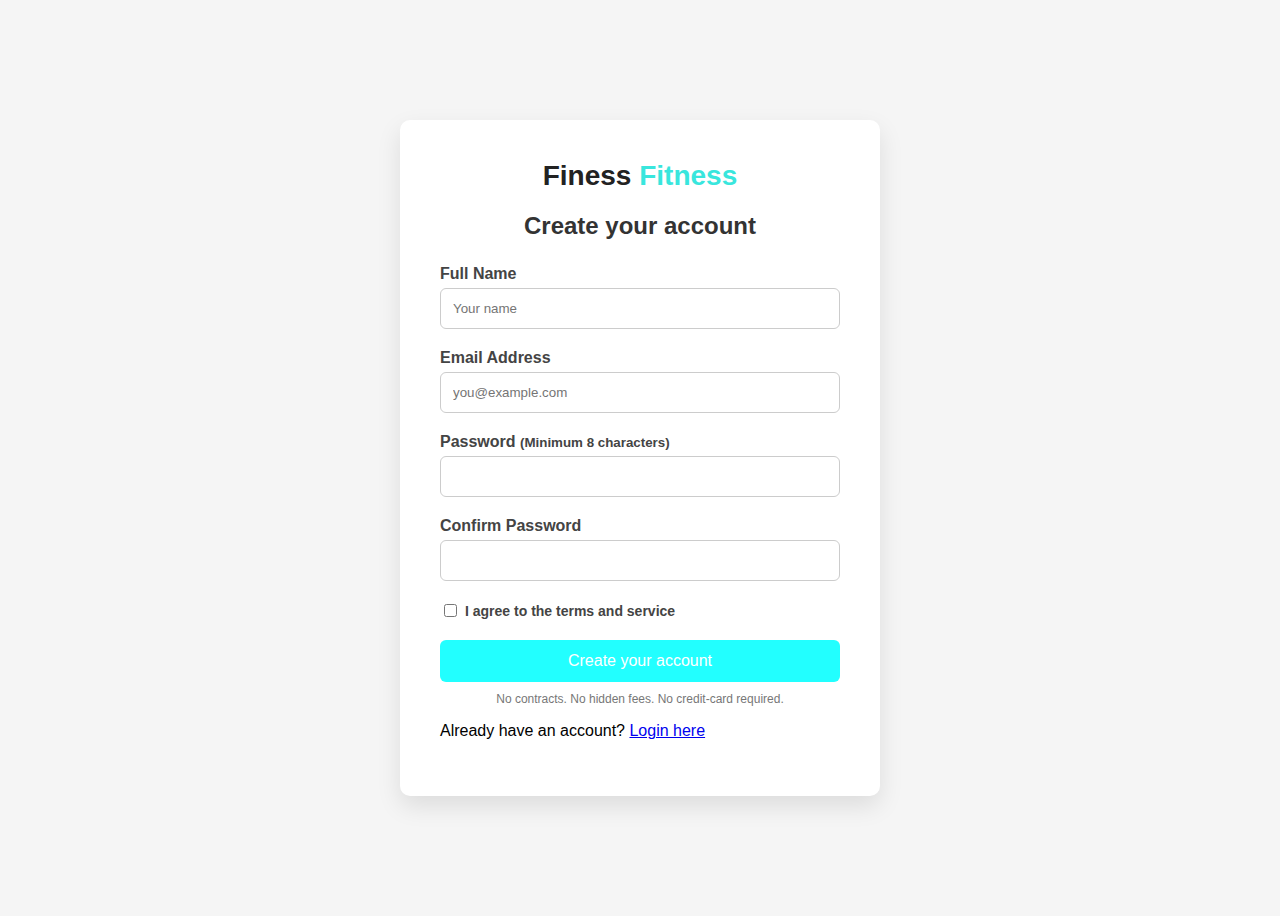
<file: signup.html>
<!DOCTYPE html>
<html lang="en">
<head>
  <meta charset="UTF-8" />
  <meta name="viewport" content="width=device-width, initial-scale=1.0"/>
  <title>Create Your Account | Finess Fitness</title>
  <link rel="stylesheet" href="signup.css" />
  <style>
    /* Logo Styling */
    .logo {
      display: block;
      text-align: center;
      font-size: 28px;
      font-weight: bold;
      color: #222; /* main color */
      text-decoration: none;
      margin-bottom: 20px;
    }
    .logo span {
      color: #39e6dd; /* highlight color (change as you want) */
    }
  </style>
</head>
<body>

  <div class="signup-container">
    
    <!-- ✅ Logo Section -->
    <a href="index.html" class="logo">Finess <span>Fitness</span></a>

    <form action="signup.php" method="POST" onsubmit="return validateForm()">
      <h2>Create your account</h2>

      <label for="full_name">Full Name</label>
      <input type="text" id="full_name" name="full_name" placeholder="Your name" required />

      <label for="email">Email Address</label>
      <input type="email" id="email" name="email" placeholder="you@example.com" required />

      <label for="password">Password <small>(Minimum 8 characters)</small></label>
      <input type="password" id="password" name="password" minlength="8" required />

      <label for="confirm_password">Confirm Password</label>
      <input type="password" id="confirm_password" name="confirm_password" required />

      <label class="checkbox">
        <input type="checkbox" name="terms" required />
        I agree to the terms and service
      </label>

      <button type="submit">Create your account</button>

      <p class="subtext">No contracts. No hidden fees. No credit-card required.</p>
      <p>Already have an account? <a href="login.html">Login here</a></p>
    </form>
  </div>

  <script>
    function validateForm() {
      const password = document.getElementById('password').value;
      const confirm = document.getElementById('confirm_password').value;
      if (password !== confirm) {
        alert("Passwords do not match!");
        return false;
      }
      return true;
    }
  </script>
</body>
</html>
</file>
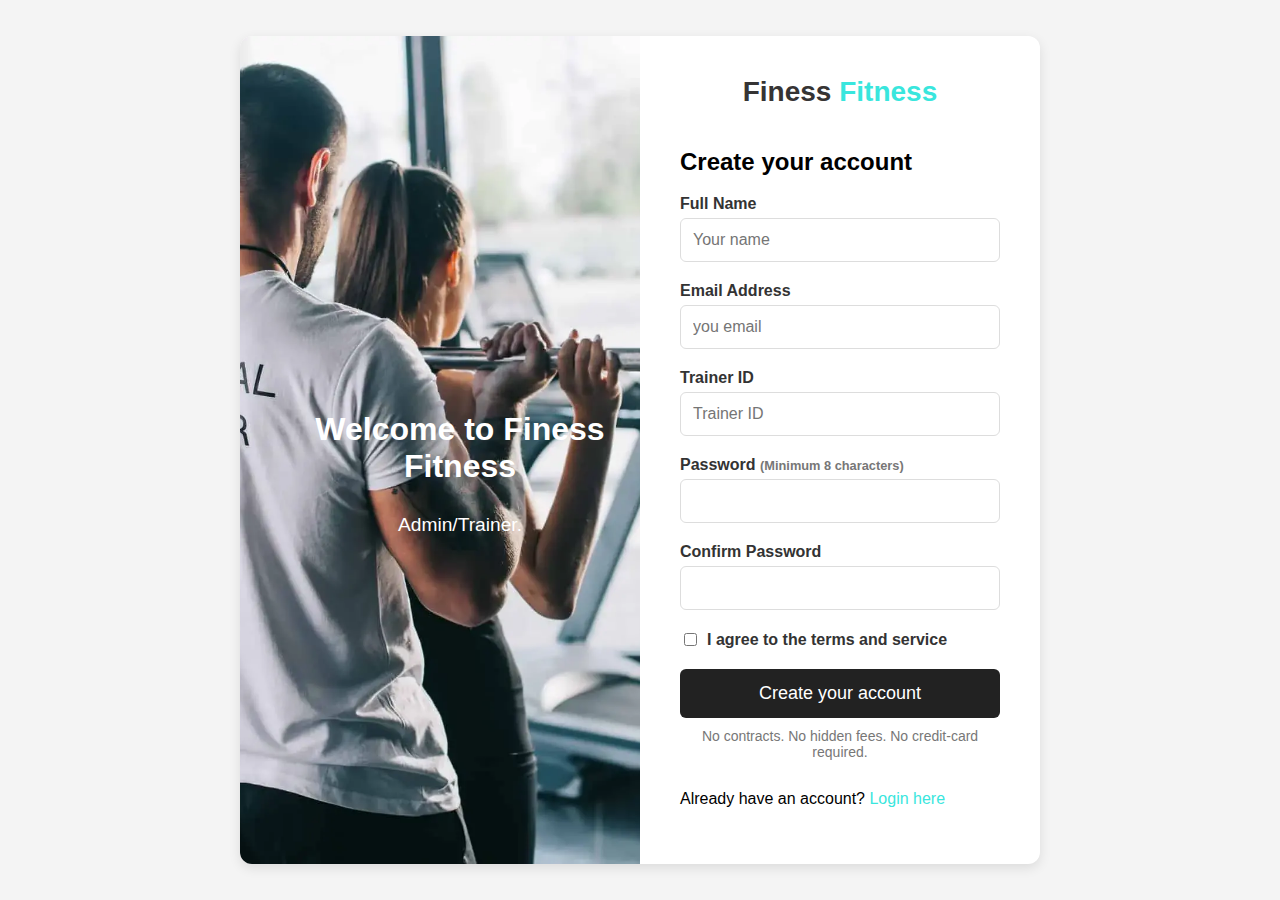
<file: Admin/admin_signup.html>
<!DOCTYPE html>
<html lang="en">
<head>
  <meta charset="UTF-8" />
  <meta name="viewport" content="width=device-width, initial-scale=1.0"/>
  <title>Admin Account | Finess Fitness</title>
  <link rel="stylesheet" />
  <style>
   
    .logo {
      display: block;
      text-align: center;
      font-size: 28px;
      font-weight: bold;
      color: #363434; 
      text-decoration: none;
      margin-bottom: 20px;
    }
    .logo span {
      color: #39e6dd; 
    }




body {
  font-family: Arial, sans-serif;
  background-color: #f4f4f4; 
  margin: 0;
  padding: 0;
  display: flex;
  justify-content: center; /* Center horizontally */
  align-items: center; /* Center vertically */
  min-height: 100vh; 
}


.signup-container {
  background-color: #fff;
  border-radius: 12px; 
  box-shadow: 0 4px 12px rgba(0, 0, 0, 0.1); 
  width: 800px; 
  max-width: 90%; 
  display: flex; 
  overflow: hidden; 
}


.signup-image-container {
  width: 50%; 
  position: relative; 
}

.signup-image-container img {
  width: 100%;
  height: 100%;
  object-fit: cover; 
  display: block; 
}


.image-overlay {
  position: absolute;
  top: 0;
  left: 0;
  width: 100%;
  height: 100%;
  
  color: #fff;
  display: flex;
  flex-direction: column;
  justify-content: center;
  align-items: center;
  text-align: center;
  padding: 20px;
}

.image-overlay h2 {
  font-size: 2em;
  margin-bottom: 10px;
}

.image-overlay p {
  font-size: 1.2em;
}


.signup-form-container {
  padding: 40px; 
  width: 50%; 
  text-align: left;
  box-sizing: border-box; 
}


form {
  display: flex;
  flex-direction: column; 
}

label {
  margin-bottom: 5px;
  font-weight: bold;
  color: #333;
}

input[type="text"],
input[type="email"],
input[type="id"],
input[type="password"] {
  padding: 12px;
  margin-bottom: 20px;
  border: 1px solid #ddd;
  border-radius: 6px; 
  font-size: 16px;
  transition: border-color 0.3s ease; 
}

input[type="text"]:focus,
input[type="email"]:focus,
input[type="id"]:focus,
input[type="password"]:focus {
  border-color: #39e6dd;
  outline: none; 
}

.checkbox {
  display: flex;
  align-items: center;
  margin-bottom: 20px;
}

.checkbox input[type="checkbox"] {
  margin-right: 10px;
  width: auto;
}


button[type="submit"] {
  background-color: #222; 
  color: #fff;
  padding: 14px 20px;
  border: none;
  border-radius: 6px; 
  cursor: pointer;
  font-size: 18px;
  transition: background-color 0.3s ease;
  width: 100%; 
}

button[type="submit"]:hover {
  background-color: #39e6dd;  
  color: #222;
}

p.subtext {
  font-size: 14px;
  color: #777;
  margin-top: 10px;
  text-align: center;
}


a {
  color: #39e6dd; 
  text-decoration: none;
  transition: color 0.3s ease;
}

a:hover {
  color: #222;
}


small {
  font-size: 0.8em;
  color: #777;
}










  </style>
</head>
<body>

  <div class="signup-container">

    <div class="signup-image-container">
      <img src="gym trainer.jpg" alt="Gym Training">
      <div class="image-overlay">
        <h2>Welcome to Finess Fitness</h2>
        <p>Admin/Trainer.</p>
      </div>
    </div>

    <div class="signup-form-container">
     
      <a href="index.html" class="logo">Finess <span>Fitness</span></a>

      <form action="admin signup.php" method="POST" onsubmit="return validateForm()">
        <h2>Create your account</h2>

        <label for="full_name">Full Name</label>
        <input type="text" id="full_name" name="full_name" placeholder="Your name" required />

        <label for="email">Email Address</label>
        <input type="email" id="email" name="email" placeholder="you email" required />

        <label for="id">Trainer ID</label>
        <input type="text" id="trainer_id" name="trainer_id" placeholder="Trainer ID" required />


        <label for="password">Password <small>(Minimum 8 characters)</small></label>
        <input type="password" id="password" name="password" minlength="8" required />

        <label for="confirm_password">Confirm Password</label>
        <input type="password" id="confirm_password" name="confirm_password" required />

        <label class="checkbox">
          <input type="checkbox" name="terms" required />
          I agree to the terms and service
        </label>

        <button type="submit">Create your account</button>

        <p class="subtext">No contracts. No hidden fees. No credit-card required.</p>
        <p>Already have an account? <a href="admin_login.html">Login here</a></p>
      </form>
    </div>
  </div>

  <script>
    function validateForm() {
      const password = document.getElementById('password').value;
      const confirm = document.getElementById('confirm_password').value;
      if (password !== confirm) {
        alert("Passwords do not match!");
        return false;
      }
      return true;
    }
  </script>
  </body>
  </html>
</file>
<file: signup.css>
body {
  font-family: 'Segoe UI', sans-serif;
  background-color: #f5f5f5;
  display: flex;
  justify-content: center;
  align-items: center;
  height: 100vh;
}

.signup-container {
  background: #fff;
  padding: 40px;
  width: 100%;
  max-width: 400px;
  border-radius: 10px;
  box-shadow: 0 10px 25px rgba(0, 0, 0, 0.1);
}

.signup-container h2 {
  text-align: center;
  margin-bottom: 25px;
  color: #333;
}

form label {
  display: block;
  margin-bottom: 5px;
  font-weight: bold;
  color: #444;
}

input[type="text"],
input[type="email"],
input[type="password"] {
  width: 100%;
  padding: 12px;
  margin-bottom: 20px;
  border-radius: 6px;
  border: 1px solid #ccc;
  box-sizing: border-box;
}

button {
  width: 100%;
  padding: 12px;
  background-color: #22ffff;
  color: white;
  border: none;
  border-radius: 6px;
  font-size: 16px;
  cursor: pointer;
}

button:hover {
  background-color: #20a080;
}

.checkbox {
  display: flex;
  align-items: center;
  font-size: 14px;
  margin-bottom: 20px;
}

.checkbox input {
  margin-right: 8px;
}

.checkbox a {
  color: #ff5722;
  text-decoration: none;
}

.subtext {
  text-align: center;
  font-size: 12px;
  color: #777;
  margin-top: 10px;
}
</file>
